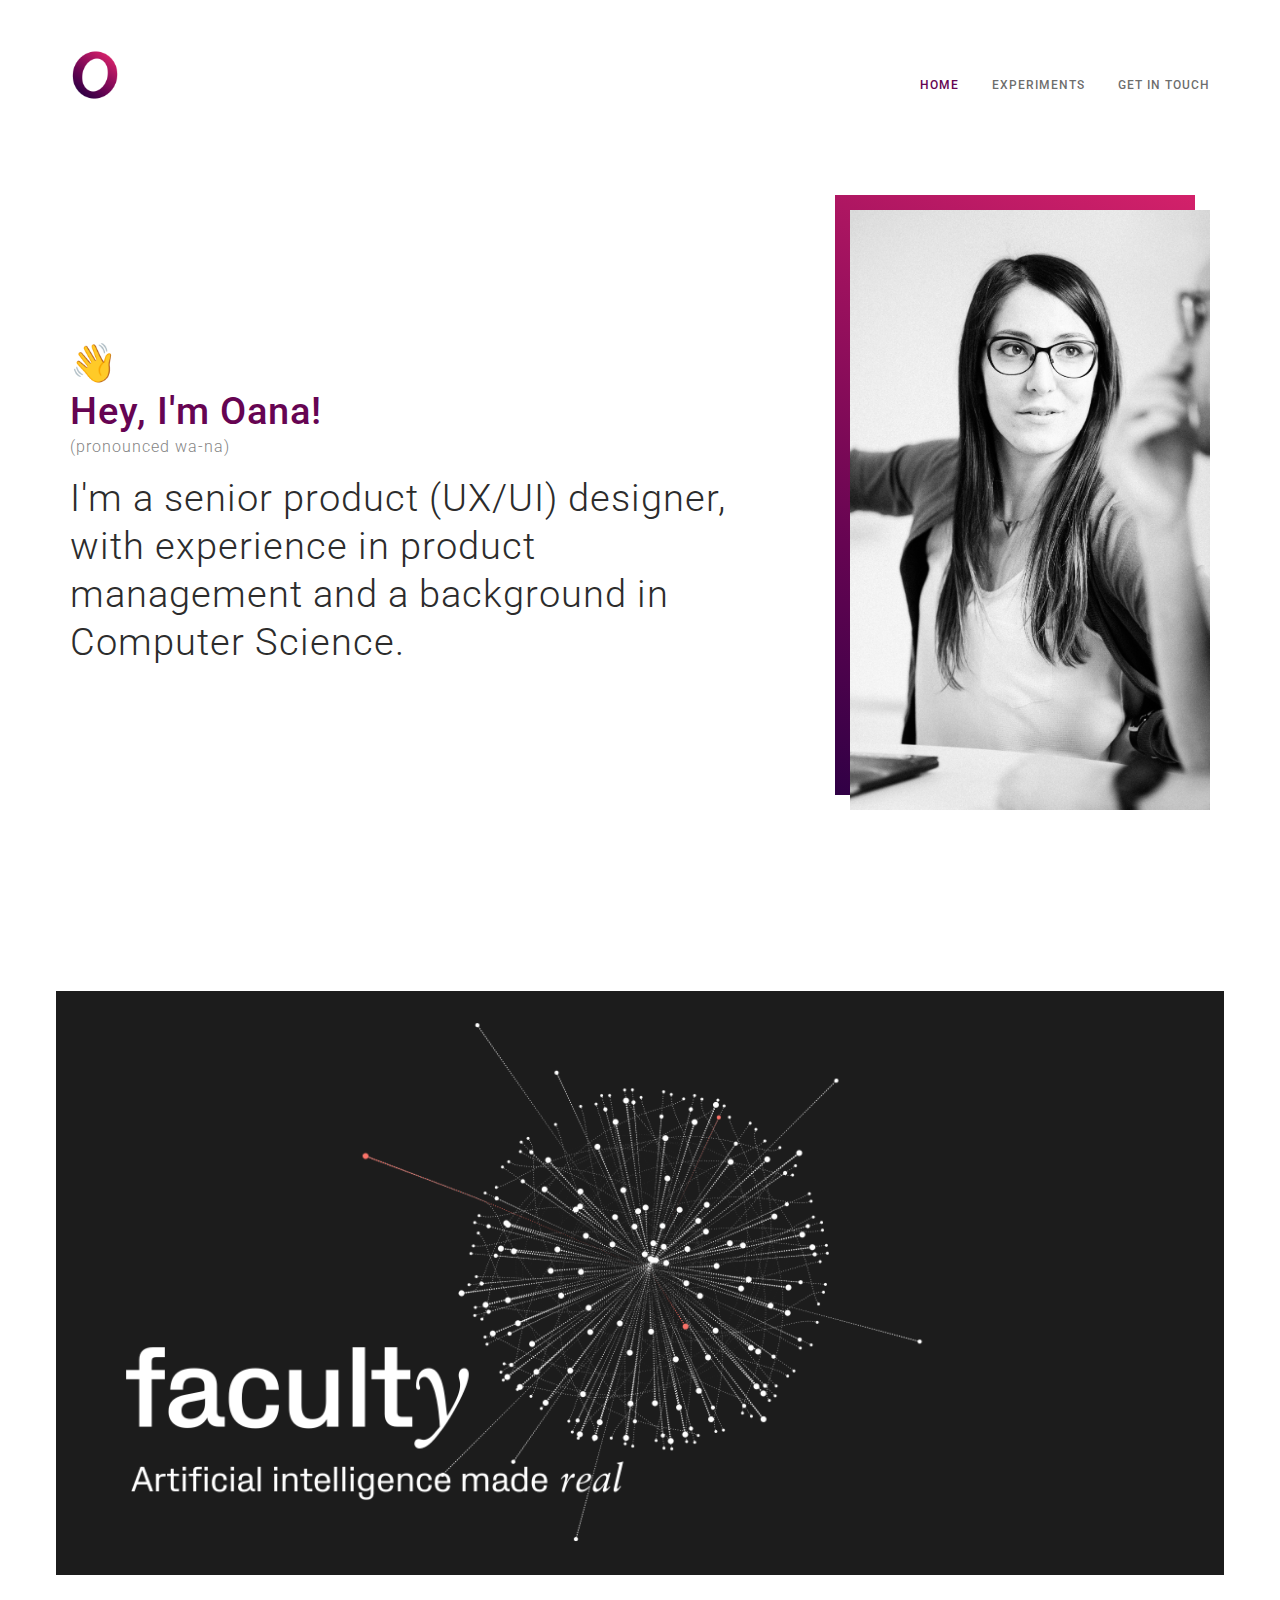
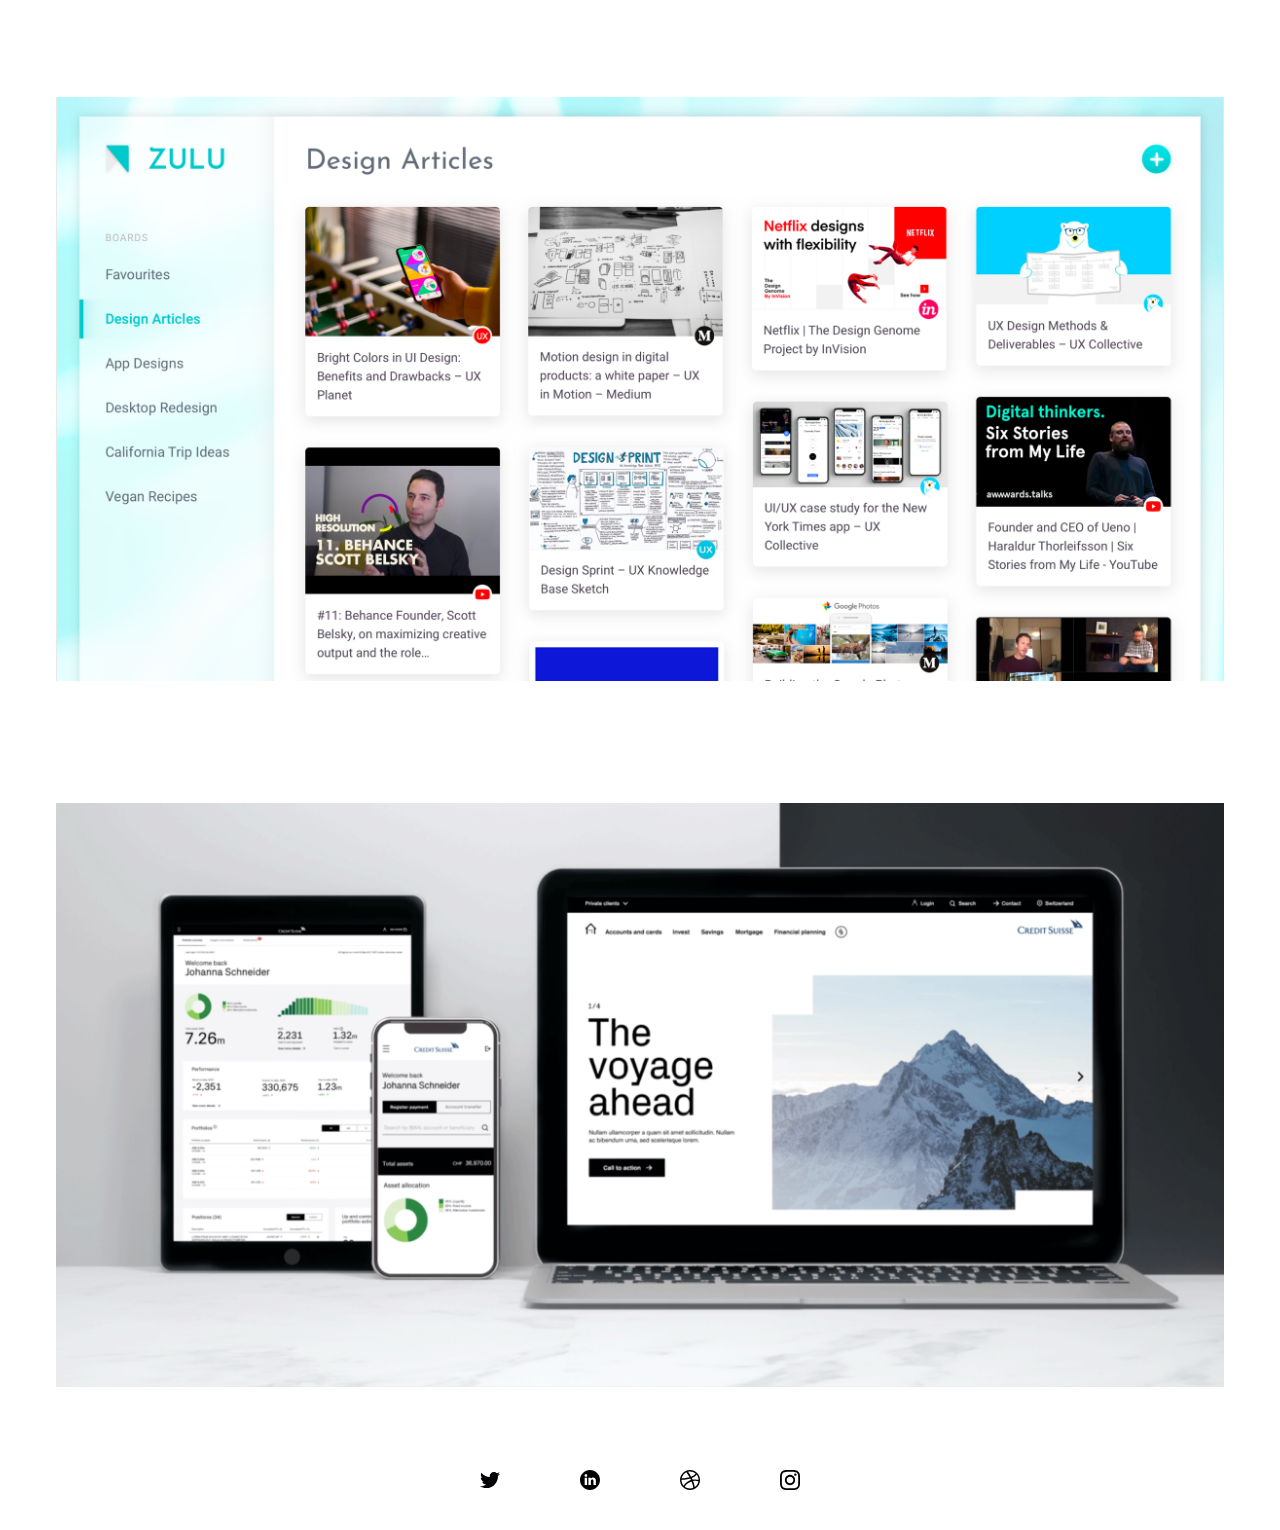
<file: index.html>
<!DOCTYPE html>
<html dir="ltr" lang="en-US">
    <head>
        
        <!-- Metas -->      
        <meta http-equiv="content-type" content="text/html; charset=utf-8" />
        <meta name="viewport" content="width=device-width, initial-scale=1.0">
        <meta name="author" content="CaliberThemes" />
        <meta charset="UTF-8">
        
        <!-- Links -->      
        <link rel="icon" type="image/png" href="images/favicon.png" />
        <link href="https://fonts.googleapis.com/css?family=Roboto:300,400,500,700" rel="stylesheet">
        <link href="css/bootstrap.css" rel="stylesheet" type="text/css"/>
        <link href="css/ionicons.css" rel="stylesheet" type="text/css"/>
        <link href="css/cubeportfolio.css" rel="stylesheet" type="text/css"/>
        <link href="css/owl.carousel.css" rel="stylesheet" type="text/css"/>
        <link href="style.css" rel="stylesheet" type="text/css"/>
        
        <!-- Document Title -->      
        <title> Oana - Senior Product Designer </title>
        
    </head>
    <body>
        <!-- Page Wrapper -->
        <div id="page-wrapper">

            <!-- Header -->
            <header id="header" class="standard">
                <div class="header-wrapper">
                    <div class="container">
                        <div id="logo">
                            <a href="index.html">
                                <img src="images/logo.png" alt="Logo"> 
                              
                            </a>
                        </div>
                        <span id="menu-trigger"><span></span></span>
                        <nav id="main-menu">
                            <ul>
                                <li><a href="index.html" class="active"><div>HOME</div></a>
                                </li>
                                <!-- <li><a href="about.html"><div>ABOUT ME</div></a>
                                </li> -->
                                <li><a href="experiments.html"><div>EXPERIMENTS</div></a>
                                </li>
                                <li><a href="mailto:hello@oana.design" target="_blank"><div>GET IN TOUCH</div></a>
                                </li>
                            </ul>
                        </nav>
                    </div>
                </div>
            </header>
            <!-- Header Ends -->

            <!-- Content Wrapper -->
            <div id="content-wrapper">

                <!-- Main Wrapper -->
                <div id="main-wrapper">
                    <div class="container">
                        <div class="row" id="main-page-header">
                            <div class="col-sm-8 col-xs-12">
                                <div class="page-title">
                                    <h1 class="heading">
                                        &#x1F44B;<br>
                                        <span style="color: #660452;font-weight:500">
                                            Hey, I'm Oana!
                                        </span>
                                        <p>(pronounced wa-na)</p>
                                        <span style="margin-top: 200px;">
                                            I'm a senior product (UX/UI) designer, with experience in product management and a background in Computer Science.
                                        </span>
                                    </h1>
                                    <!-- <br>
                                    <p> I currently bring human-centred design to data science and AI at <a href="https://faculty.ai/" target="_blank"> Faculty</a>. Previously, I was designing and managing e-trading and investment analytics platforms at <a href="https://www.credit-suisse.com/uk/en.html" target="_blank"> Credit Suisse</a>.
                                        <br><br>
                                        Complex, ill-defined problems are what get me up in the morning. I believe a strong design process and a collaborative, inter-disciplinary team produce the best solutions. Empathy is always the starting point. 
                                    </p> -->
                                </div>
                            </div>
                            <div class="col-sm-4 col-xs-12">
                                <div id="my-face-wrap">
                                    <img id="my-face" src="images/oana.jpg" alt="Oana"> 
                                </div>
                            </div>
                        </div>
                        <div class="row">
                            <!-- Portfolio Wrap -->
                            <div class="portfolio-wrap" style="width: 100%">                               
                                <!-- Portfolio Items -->
                                <div id="portfolio-container" class="cbp" data-layoutmode="grid" data-gaphorizontal="30" data-gapvertical="30" data-captionanimation="opacity" data-animationtype="quicksand" data-large-desktop="1" data-medium-desktop="1" data-tablet="1">
                                    <div class="cbp-item web-design first">
                                        <a href="https://faculty.ai/" class="lolcbp-caption" target="_blank">
                                            <div class="cbp-caption-defaultWrap">
                                                <img src="images/portfolio/faculty.png" alt="Faculty" />
                                            </div>
                                            <!-- <div class="cbp-caption-activeWrap">
                                                <div class="cbp-l-caption-alignLeft">
                                                    <div class="cbp-l-caption-body">
                                                        <div class="cbp-l-caption-title">Faculty - AI </div>
                                                        <div class="cbp-l-caption-desc">Branding</div>
                                                    </div>
                                                </div>
                                            </div> -->
                                        </a>
                                    </div>
                                    <div class="cbp-item branding">
                                        <a href="https://app.tryzulu.com/" class="lolcbp-caption" target="_blank">
                                            <div class="cbp-caption-defaultWrap">
                                                <img src="images/portfolio/zulu.png" alt="Zulu - Bookmarks Reimagined" />
                                            </div>
                                            <!-- <div class="cbp-caption-activeWrap">
                                                <div class="cbp-l-caption-alignLeft">
                                                    <div class="cbp-l-caption-body">
                                                        <div class="cbp-l-caption-title">Magazine</div>
                                                        <div class="cbp-l-caption-desc">Identity</div>
                                                    </div>
                                                </div>
                                            </div> -->
                                        </a>
                                    </div>
                                    <div class="cbp-item web-design">
                                        <a href="https://www.credit-suisse.com/uk/en.html" class="lolcbp-caption" target="_blank">
                                            <div class="cbp-caption-defaultWrap">
                                                <img src="images/portfolio/cs0.png" alt="Credit Suisse" />
                                            </div>
                                            <!-- <div class="cbp-caption-activeWrap">
                                                <div class="cbp-l-caption-alignLeft">
                                                    <div class="cbp-l-caption-body">
                                                        <div class="cbp-l-caption-title">Cardboard</div>
                                                        <div class="cbp-l-caption-desc">Branding</div>
                                                    </div>
                                                </div>
                                            </div> -->
                                        </a>
                                    </div>
                                </div>
                                <!-- Portfolio Items -->
                                
                            </div>
                            <!-- Portfolio Wrap Ends -->
                        </div>
                    </div>
                </div>    
                <!-- Main Wrapper Ends -->

                <!-- Footer -->
                <footer id="footer" class="standard">
                    <!-- <div class="container">
                        <div class="row">
                            <div class="col-xs-12 col-sm-6">
                                <div class="copyrights">
                                    <p>&COPY; 2016 Kraft</p>
                                </div>
                            </div>
                            <div class="col-xs-12 col-sm-12">
                                <div class="footer-socials">
                                    <a href="#">Twitter</a>
                                    <a href="#">Linkedin</a>
                                    <a href="#">Email</a>
                                    <a href="#">Dribbble</a>
                                </div>
                            </div>
                        </div>
                    </div> -->
                    <div class="container" style="display: flex; justify-content: center">
                        <!-- <div class="row" style="display: flex; justify-content: space-around; max-width: 600px;">
                            Let's connect!
                        </div> -->
                        <div class="row social" style="display: flex; justify-content: space-around; max-width: 600px;">
                           <div class="column" data-xl-width="1" data-valign="stretch">
                              <div class="content-wrapper">
                                 <div id="content_be4b2df60" class="column-content" data-module="image">
                                    <div class="ce-image" data-align="center"><a href="https://twitter.com/oana_design" target="_blank"><img class="is-content" src="images/social/twitter.svg" alt="Twitter" caption="" data-width="original" data-scaling="no"></a></div>
                                 </div>
                              </div>
                           </div>
                           <div class="column" data-xl-width="1">
                            <div class="content-wrapper">
                               <div id="content_34382802b" class="column-content" data-module="image">
                                  <div class="ce-image" data-align="center"><a href="https://www.linkedin.com/in/oana-bradulet/" target="_blank"><img class="is-content" src="images/social/linkedin.svg" alt="LinkedIn" caption="" data-width="original" data-scaling="no"></a></div>
                               </div>
                            </div>
                           </div>
                           <div class="column" data-xl-width="1">
                              <div class="content-wrapper">
                                 <div id="content_296a1b55c" class="column-content" data-module="image">
                                    <div class="ce-image" data-align="center"><a href="https://dribbble.com/oanabradulet" target="_blank"><img class="is-content" src="images/social/dribbble.svg" alt="Dribbble" caption="" data-width="original" data-scaling="no"></a></div>
                                 </div>
                              </div>
                           </div>
                           <div class="column" data-xl-width="1">
                              <div class="content-wrapper">
                                 <div id="content_fa5530211" class="column-content" data-module="image">
                                    <div class="ce-image" data-align="center"><a href="https://www.instagram.com/oanabradulet" target="_blank"><img class="is-content" src="images/social/instagram.svg" alt="Instagram" caption="" data-width="original" data-scaling="no"></a></div>
                                 </div>
                              </div>
                           </div>
                           
                        </div>
                     </div>
                </footer>
                <!-- Footer Ends -->

            </div>
            <!-- Content Wrapper Ends -->

        </div> 
        <!-- Page Wrapper Ends -->
        
        <!-- Scripts -->
        <script src="js/jquery-1.12.4.min.js"></script>
        <script src="js/superfish.js"></script>
        <script src="js/cubeportfolio.min.js"></script>
        <script src="js/owl.carousel.min.js"></script>
        <script src="js/main.js"></script>
        <!-- Scripts Ends -->
    </body>
</html>
</file>
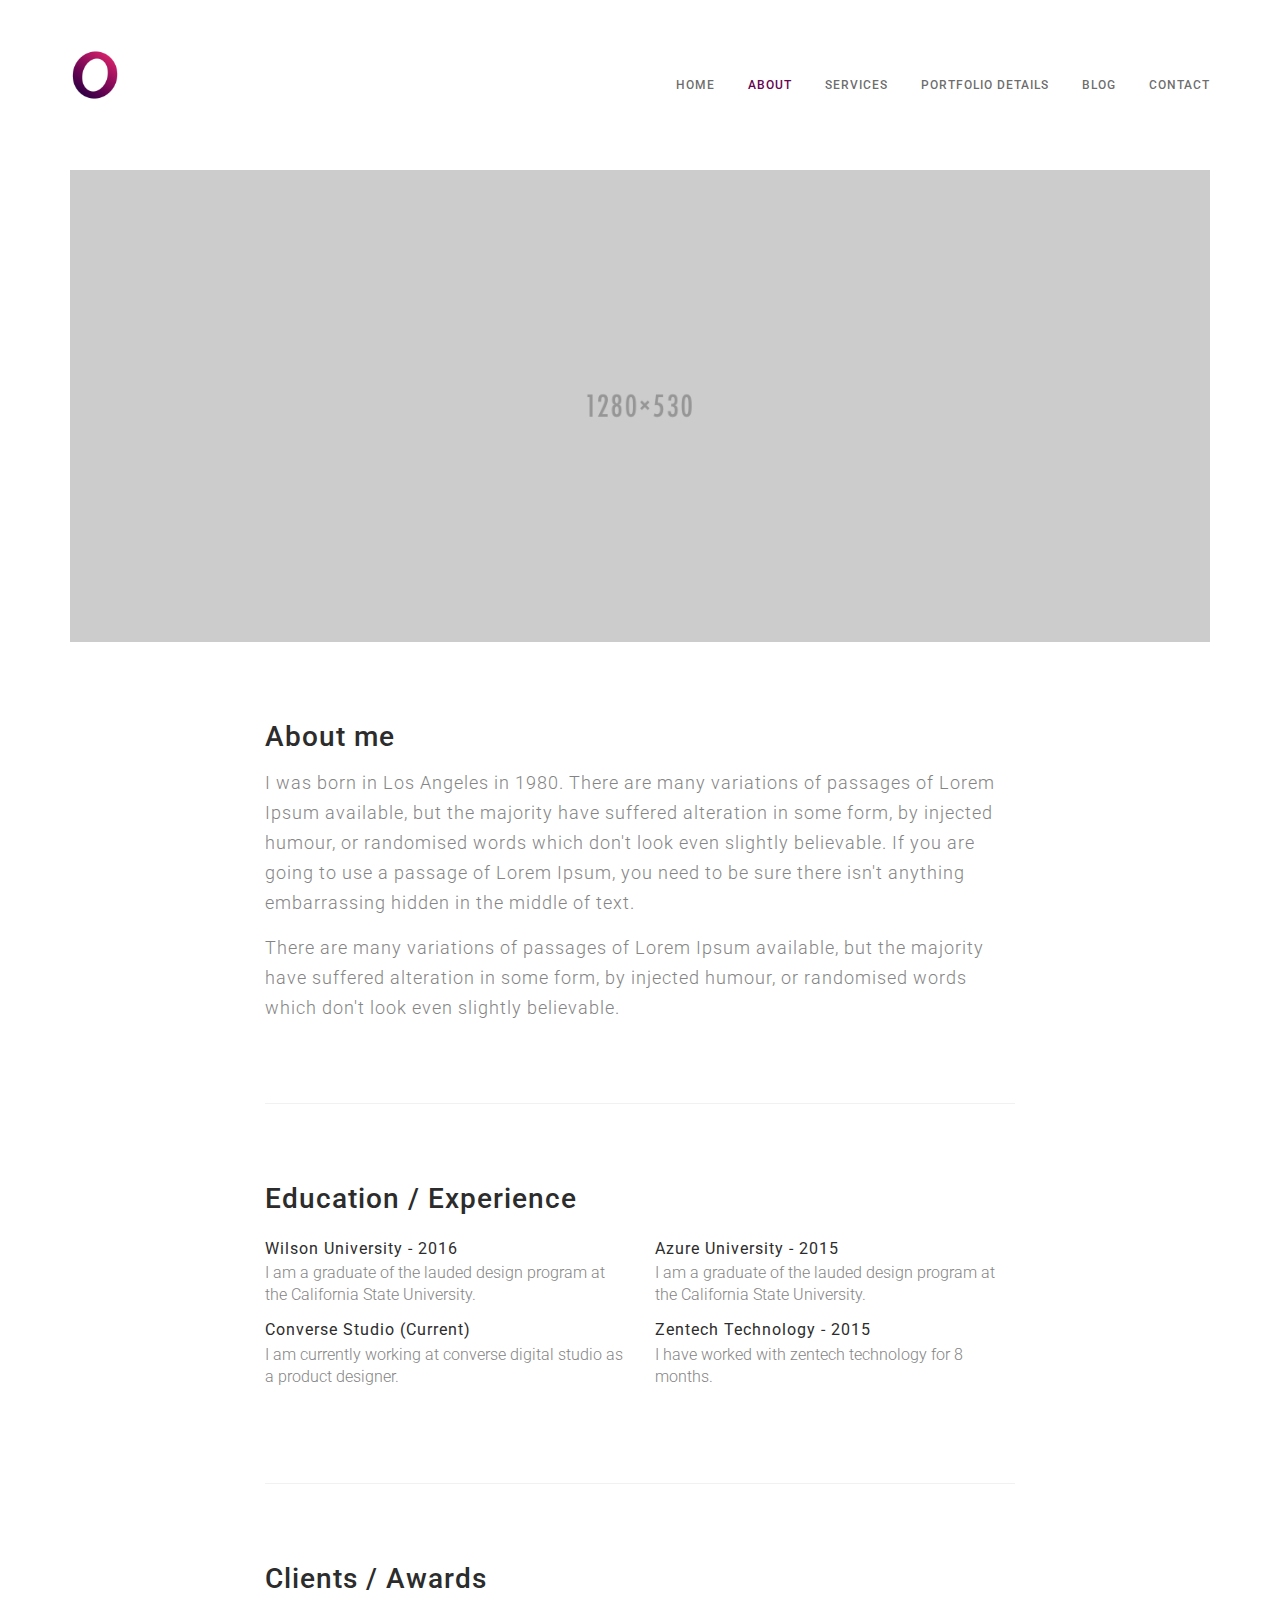
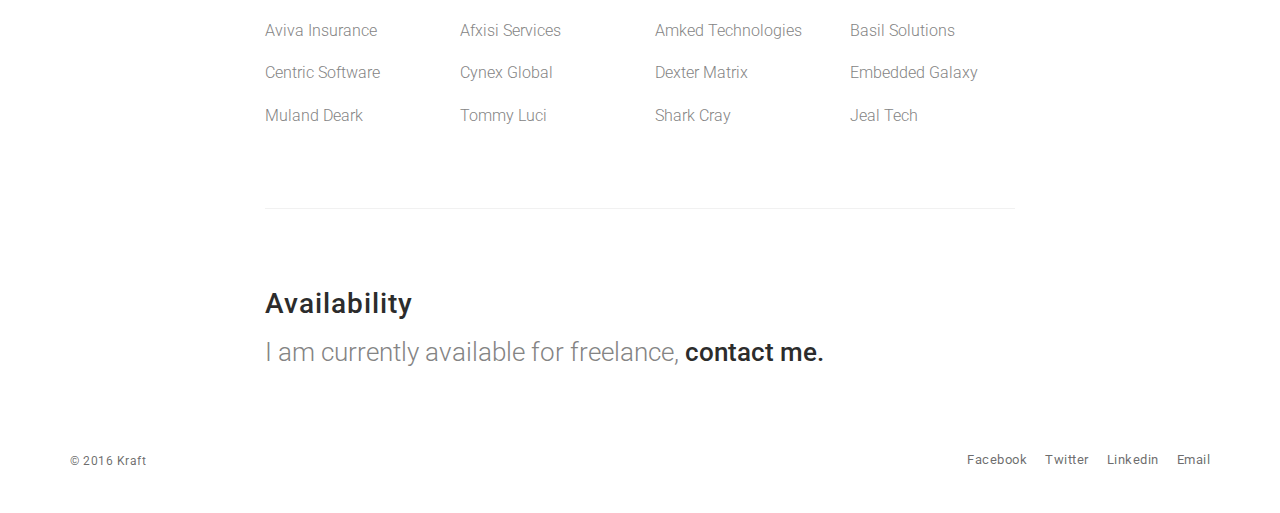
<file: about-1.html>
<!DOCTYPE html>
<html dir="ltr" lang="en-US">
    <head>
        
        <!-- Metas -->      
        <meta http-equiv="content-type" content="text/html; charset=utf-8" />
        <meta name="viewport" content="width=device-width, initial-scale=1.0">
        <meta name="author" content="CaliberThemes" />
        
        <!-- Links -->      
        <link rel="icon" type="image/png" href="images/favicon.png" />
        <link href="https://fonts.googleapis.com/css?family=Roboto:300,400,500,700" rel="stylesheet">
        <link href="css/bootstrap.css" rel="stylesheet" type="text/css"/>
        <link href="css/ionicons.css" rel="stylesheet" type="text/css"/>
        <link href="css/cubeportfolio.css" rel="stylesheet" type="text/css"/>
        <link href="css/owl.carousel.css" rel="stylesheet" type="text/css"/>
        <link href="style.css" rel="stylesheet" type="text/css"/>
        
        <!-- Document Title -->      
        <title>Kraft | Minimal Portfolio HTML5 Template</title>
        
    </head>
    <body>
        <!-- Page Wrapper -->
        <div id="page-wrapper">

            <!-- Header -->
            <header id="header" class="standard">
                <div class="header-wrapper">
                    <div class="container">
                        <div id="logo">
                            <a href="index.html">
                                <img src="images/logo.png" alt="Logo"> 
                            </a>
                        </div>
                        <span id="menu-trigger"><span></span></span>
                        <nav id="main-menu">
                            <ul>
                                <li><a href="index.html"><div>HOME</div></a>
                                    <ul>
                                        <li><a href="#"><div>MASONRY</div></a>
                                            <ul>
                                                <li><a href="portfolio-2-masonry.html"><div>TWO COLUMN</div></a></li>
                                                <li><a href="index.html"><div>THREE COLUMN</div></a></li>
                                            </ul>
                                        </li>
                                        <li><a href="#"><div>GRID</div></a>
                                            <ul>
                                                <li><a href="portfolio-2-grid.html"><div>TWO COLUMN</div></a></li>
                                                <li><a href="portfolio-3-grid.html"><div>THREE COLUMN</div></a></li>
                                                <li><a href="portfolio-4-grid.html"><div>FOUR COLUMN</div></a></li>
                                            </ul>
                                        </li>
                                        <li><a href="portfolio-masonry-caption.html">TEXT BELOW IMAGE</a></li>
                                        <li><a href="portfolio-mosaic.html">MOSAIC LAYOUT</a></li>
                                        <li><a href="portfolio-fullwidth-stack.html">FULLWIDTH STACK</a></li>
                                        <li><a href="portfolio-lightbox-gallery.html">LIGHTBOX GALLERY</a></li>
                                        <li><a href="#">SLIDER</a>
                                            <ul>
                                                <li><a href="portfolio-single-slider.html"><div>SINGLE IMAGE</div></a></li>
                                                <li><a href="portfolio-multi-slider.html"><div>MULTIPLE IMAGES</div></a></li>
                                            </ul>
                                        </li>
                                        <li><a href="#">LOAD MORE ITEMS</a>
                                            <ul>
                                                <li><a href="portfolio-loadmore.html"><div>ON CLICK</div></a></li>
                                                <li><a href="portfolio-loadmore-scroll.html"><div>ON SCROLL</div></a></li>
                                            </ul>
                                        </li>
                                    </ul>
                                </li>
                                <li><a href="#" class="active"><div>ABOUT</div></a>
                                    <ul>
                                        <li><a href="about.html"><div>ABOUT ME</div></a></li>
                                        <li><a href="about-1.html" class="active"><div>ABOUT ME - 1</div></a></li>
                                        <li><a href="about-us.html"><div>ABOUT US</div></a></li>
                                    </ul>
                                </li>
                                <li><a href="#"><div>SERVICES</div></a>
                                    <ul>
                                        <li><a href="services.html"><div>SERVICES</div></a></li>
                                        <li><a href="services-1.html"><div>SERVICES - 1</div></a></li>
                                    </ul>
                                </li>
                                <li><a href="#"><div>PORTFOLIO DETAILS</div></a>
                                    <ul>
                                        <li><a href="#"><div>DETAILS ON TOP</div></a>
                                            <ul>
                                                <li><a href="details-top-image.html"><div>IMAGES</div></a></li>
                                                <li><a href="details-top-gallery.html"><div>IMAGE GALLERY</div></a></li>
                                                <li><a href="details-top-slider.html"><div>IMAGE SLIDER</div></a></li>
                                                <li><a href="details-top-video.html"><div>VIDEOS</div></a></li>
                                            </ul>
                                        </li>
                                        <li><a href="#"><div>DETAILS ON RIGHT</div></a>
                                            <ul>
                                                <li><a href="details-right-image.html"><div>IMAGES</div></a></li>
                                                <li><a href="details-right-gallery.html"><div>IMAGE GALLERY</div></a></li>
                                                <li><a href="details-right-slider.html"><div>IMAGE SLIDER</div></a></li>
                                                <li><a href="details-right-video.html"><div>VIDEOS</div></a></li>
                                            </ul>
                                        </li>
                                        <li><a href="#"><div>DETAILS ON BOTTOM</div></a>
                                            <ul>
                                                <li><a href="details-bottom-image.html"><div>IMAGES</div></a></li>
                                                <li><a href="details-bottom-gallery.html"><div>IMAGE GALLERY</div></a></li>
                                                <li><a href="details-bottom-slider.html"><div>IMAGE SLIDER</div></a></li>
                                                <li><a href="details-bottom-video.html"><div>VIDEOS</div></a></li>
                                            </ul>
                                        </li>
                                        <li><a href="#"><div>DETAILS ON LEFT</div></a>
                                            <ul>
                                                <li><a href="details-left-image.html"><div>IMAGES</div></a></li>
                                                <li><a href="details-left-gallery.html"><div>IMAGE GALLERY</div></a></li>
                                                <li><a href="details-left-slider.html"><div>IMAGE SLIDER</div></a></li>
                                                <li><a href="details-left-video.html"><div>VIDEOS</div></a></li>
                                            </ul>
                                        </li>
                                    </ul>
                                </li>
                                <li><a href="blog.html"><div>BLOG</div></a></li>
                                <li><a href="#"><div>CONTACT</div></a>
                                    <ul>
                                        <li><a href="contact.html"><div>CONTACT</div></a></li>
                                        <li><a href="contact-2.html"><div>CONTACT (MAP)</div></a></li>
                                    </ul>
                                </li>
                            </ul>
                        </nav>
                    </div>
                </div>
            </header>
            <!-- Header Ends -->

            <!-- Content Wrapper -->
            <div id="content-wrapper">

                <!-- Main Wrapper -->
                <div id="main-wrapper">
                    <div class="container">
                        <div class="row">
                            <div class="col-sm-12 margin-top-50">
                                <img src="images/about/about-1.png" alt="" class="avatar-img no-padding-right">
                            </div>
                            
                            <div class="col-sm-12 col-md-offset-2 col-md-8 margin-top-80">
                                <h2 class="title">About me</h2>
                                <p class="body-text">I was born in Los Angeles in 1980. There are many variations of passages of Lorem Ipsum available, but the majority have suffered alteration in some form, by injected humour, or randomised words which don't look even slightly believable. If you are going to use a passage of Lorem Ipsum, you need to be sure there isn't anything embarrassing hidden in the middle of text. </p>
                                <p class="body-text">There are many variations of passages of Lorem Ipsum available, but the majority have suffered alteration in some form, by injected humour, or randomised words which don't look even slightly believable.</p>
                                <hr class="sep-line">
                            </div>
                                                       
                            <div class="col-sm-12 col-md-offset-2 col-md-8 no-padding-left no-padding-right">
                                <div class="col-sm-12">
                                    <h2 class="title margin-bottom-25">Education / Experience</h2>
                                </div>
                                <div class="col-sm-6 margin-bottom-15">
                                    <div class="desc-list">
                                        <h6>Wilson University - 2016</h6>
                                        <p>I am a graduate of the lauded design program at the California State University. </p>
                                    </div>
                                </div>
                                <div class="col-sm-6 margin-bottom-15">
                                    <div class="desc-list">
                                        <h6>Azure University - 2015</h6>
                                        <p>I am a graduate of the lauded design program at the California State University. </p>
                                    </div>
                                </div>
                                <div class="col-sm-6 margin-bottom-15">
                                    <div class="desc-list">
                                        <h6>Converse Studio (Current)</h6>
                                        <p>I am currently working at converse digital studio as a product designer.</p>
                                    </div>
                                </div>
                                <div class="col-sm-6">
                                    <div class="desc-list">
                                        <h6>Zentech Technology - 2015</h6>
                                        <p>I have worked with zentech technology for 8 months.</p>
                                    </div>
                                </div>
                                <div class="col-sm-12">
                                    <hr class="sep-line">
                                </div>
                            </div>
                                            
                            <div class="col-sm-12 col-md-offset-2 col-md-8 no-padding-left no-padding-right">
                                <div class="col-sm-12">
                                    <h2 class="title margin-bottom-5">Clients / Awards</h2>
                                </div>
                                <div class="col-xs-6 col-sm-3">
                                    <ul class="client-list">
                                        <li>Aviva Insurance</li>
                                        <li>Centric Software </li>
                                        <li>Muland Deark</li>
                                    </ul>
                                </div>
                                <div class="col-xs-6 col-sm-3">
                                    <ul class="client-list">
                                        <li>Afxisi Services</li>
                                        <li>Cynex Global</li>
                                        <li>Tommy Luci</li>
                                    </ul>
                                </div>
                                <div class="col-xs-6 col-sm-3">
                                    <ul class="client-list">
                                        <li>Amked Technologies</li>
                                        <li>Dexter Matrix</li>
                                        <li>Shark Cray</li>
                                    </ul>
                                </div>
                                <div class="col-xs-6 col-sm-3">
                                    <ul class="client-list">
                                        <li>Basil Solutions</li>
                                        <li>Embedded Galaxy</li>
                                        <li>Jeal Tech</li>
                                    </ul>
                                </div>
                            </div>

                            <div class="col-xs-12 col-md-offset-2 col-md-8">
                                <hr class="sep-line">
                            </div>
                            
                            <div class="col-sm-12 col-md-offset-2 col-md-8">
                                <h2 class="title">Availability</h2>
                                <div class="cta text-left">
                                    <h2>I am currently available for freelance, <a href="contact.html">contact me.</a></h2>
                                </div>
                            </div>
                            
                        </div>
                    </div>
                </div>    
                <!-- Main Wrapper Ends -->

                <!-- Footer -->
                <footer id="footer" class="standard">
                    <div class="container">
                        <div class="row">
                            <div class="col-xs-12 col-sm-6">
                                <div class="copyrights">
                                    <p>&COPY; 2016 Kraft</p>
                                </div>
                            </div>
                            <div class="col-xs-12 col-sm-6">
                                <div class="footer-socials">
                                    <a href="#">Facebook</a>
                                    <a href="#">Twitter</a>
                                    <a href="#">Linkedin</a>
                                    <a href="#">Email</a> 
                                </div>
                            </div>
                        </div>
                    </div>
                </footer>
                <!-- Footer Ends -->

            </div>
            <!-- Content Wrapper Ends -->

        </div> 
        <!-- Page Wrapper Ends -->
        
        <!-- Scripts -->
        <script src="js/jquery-1.12.4.min.js"></script>
        <script src="js/superfish.js"></script>
        <script src="js/cubeportfolio.min.js"></script>
        <script src="js/owl.carousel.min.js"></script>
        <script src="js/main.js"></script>
        <!-- Scripts Ends -->
    </body>
</html>
</file>
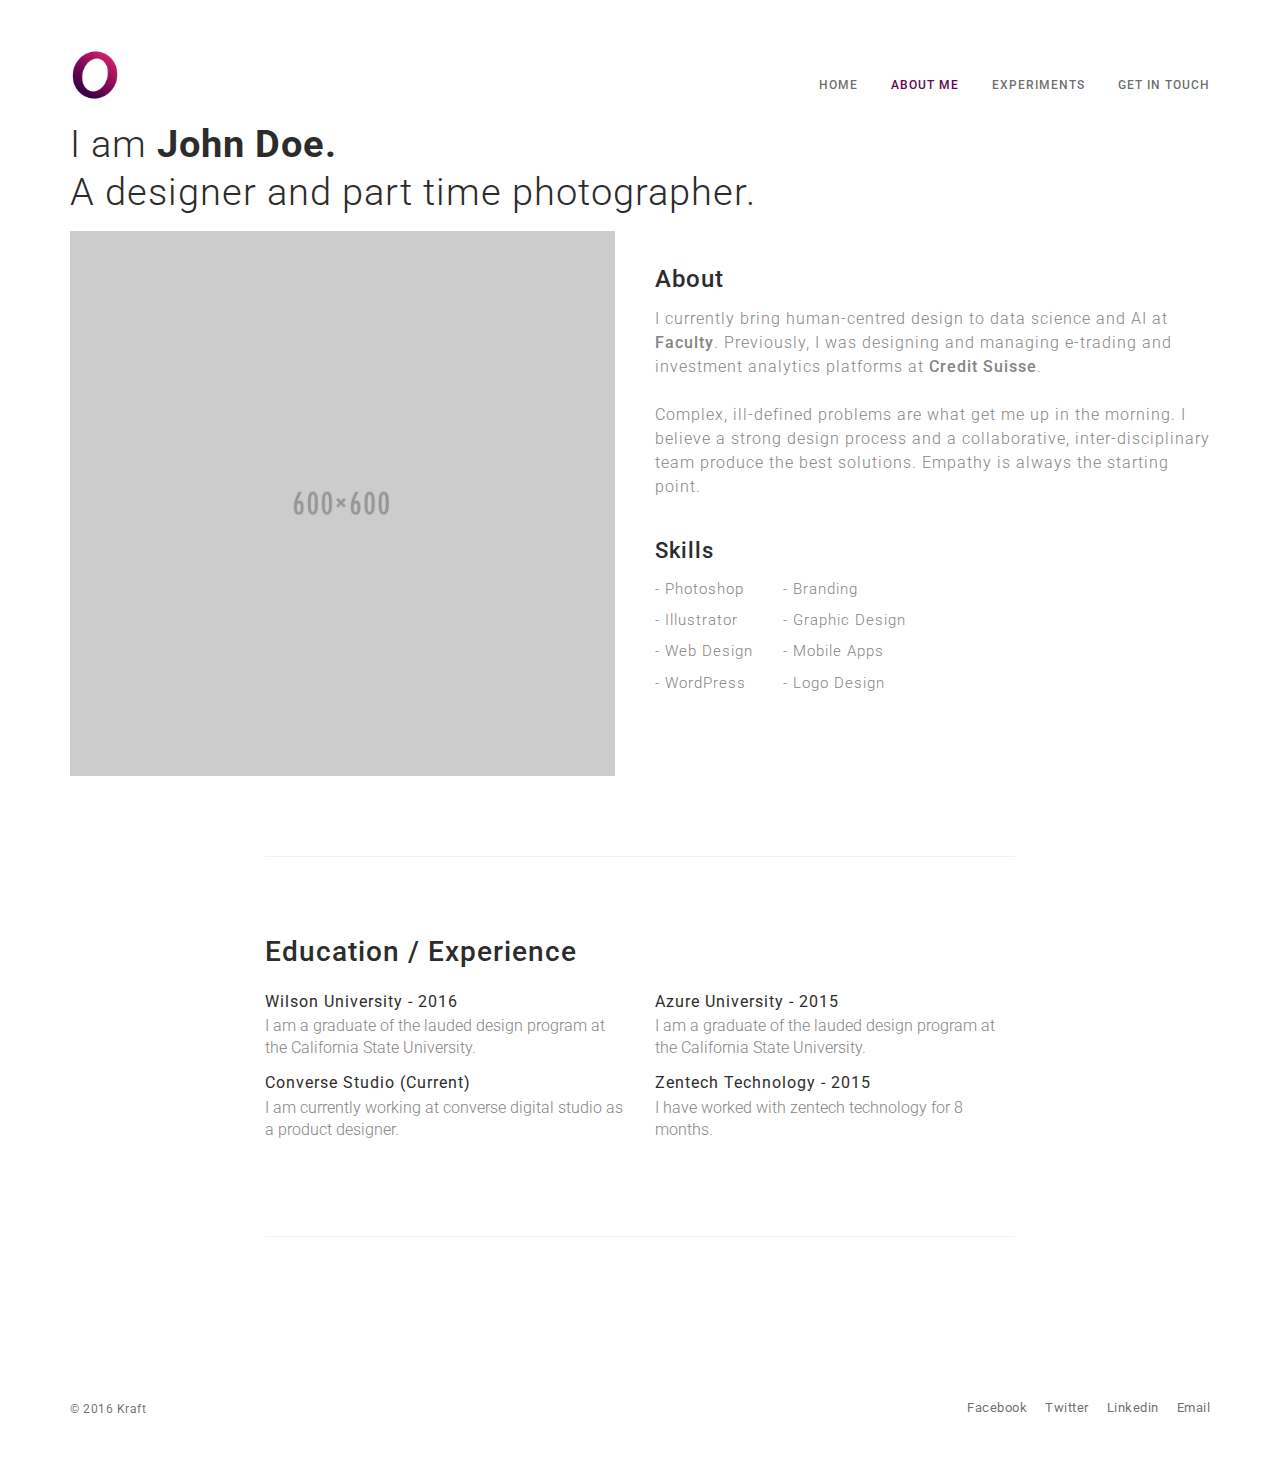
<file: about.html>
<!DOCTYPE html>
<html dir="ltr" lang="en-US">
    <head>
        
        <!-- Metas -->      
        <meta http-equiv="content-type" content="text/html; charset=utf-8" />
        <meta name="viewport" content="width=device-width, initial-scale=1.0">
        <meta name="author" content="CaliberThemes" />
        
        <!-- Links -->      
        <link rel="icon" type="image/png" href="images/favicon.png" />
        <link href="https://fonts.googleapis.com/css?family=Roboto:300,400,500,700" rel="stylesheet">
        <link href="css/bootstrap.css" rel="stylesheet" type="text/css"/>
        <link href="css/ionicons.css" rel="stylesheet" type="text/css"/>
        <link href="css/cubeportfolio.css" rel="stylesheet" type="text/css"/>
        <link href="css/owl.carousel.css" rel="stylesheet" type="text/css"/>
        <link href="style.css" rel="stylesheet" type="text/css"/>
        
        <!-- Document Title -->      
        <title>Kraft | Minimal Portfolio HTML5 Template</title>
        
    </head>
    <body>
        <!-- Page Wrapper -->
        <div id="page-wrapper">

            <!-- Header -->
            <header id="header" class="standard">
                <div class="header-wrapper">
                    <div class="container">
                        <div id="logo">
                            <a href="index.html">
                                <img src="images/logo.png" alt="Logo"> 
                            </a>
                        </div>
                        <span id="menu-trigger"><span></span></span>
                        <nav id="main-menu">
                            <ul>
                                <li><a href="index.html"><div>HOME</div></a>
                                </li>
                                <li><a href="about.html" class="active"><div>ABOUT ME</div></a>
                                </li>
                                <li><a href="experiments.html"><div>EXPERIMENTS</div></a>
                                </li>
                                <li><a href="mailto:hello@oana.design" target="_blank"><div>GET IN TOUCH</div></a>
                                </li>
                            </ul>
                        </nav>
                    </div>
                </div>
            </header>
            <!-- Header Ends -->

            <!-- Content Wrapper -->
            <div id="content-wrapper">

                <!-- Main Wrapper -->
                <div id="main-wrapper">
                    <div class="container">
                        <div class="row">
                            <div class="col-sm-12">
                                <div class="page-title">
                                    <h1 class="heading">I am <b>John Doe.</b><br>A designer and part time photographer.</h1>
                                </div>
                            </div>
                        </div>
                        <div class="row">
                            <div class="col-md-6 col-sm-12">
                                <img src="images/avatar.png" alt="Avatar" class="avatar-img">
                            </div>
                            <div class="col-md-6 col-sm-12 margin-top-35">
                                <h2>About</h2>
                                <p> I currently bring human-centred design to data science and AI at <a href="https://faculty.ai/" target="_blank"> Faculty</a>. Previously, I was designing and managing e-trading and investment analytics platforms at <a href="https://www.credit-suisse.com/uk/en.html" target="_blank"> Credit Suisse</a>.
                                    <br><br>
                                    Complex, ill-defined problems are what get me up in the morning. I believe a strong design process and a collaborative, inter-disciplinary team produce the best solutions. Empathy is always the starting point. 
                                </p>
                                <h3 class="margin-top-40">Skills</h3>
                                    <div class="lists clearfix">
                                        <ul>
                                            <li>Photoshop</li>
                                            <li>Illustrator</li>
                                            <li>Web Design</li>
                                            <li>WordPress</li>
                                        </ul>
                                        <ul>
                                            <li>Branding</li>
                                            <li>Graphic Design</li>
                                            <li>Mobile Apps</li>
                                            <li>Logo Design</li>
                                        </ul>
                                    </div>
                            </div>
                            
                            <!-- <div class="col-sm-12">
                                <hr class="sep-line">
                            </div> -->
                            <div class="col-sm-12 col-md-offset-2 col-md-8 no-padding-left no-padding-right">
                                <div class="col-sm-12">
                                    <hr class="sep-line">
                                </div>
                                <div class="col-sm-12">
                                    <h2 class="title margin-bottom-25">Education / Experience</h2>
                                </div>
                                <div class="col-sm-6 margin-bottom-15">
                                    <div class="desc-list">
                                        <h6>Wilson University - 2016</h6>
                                        <p>I am a graduate of the lauded design program at the California State University. </p>
                                    </div>
                                </div>
                                <div class="col-sm-6 margin-bottom-15">
                                    <div class="desc-list">
                                        <h6>Azure University - 2015</h6>
                                        <p>I am a graduate of the lauded design program at the California State University. </p>
                                    </div>
                                </div>
                                <div class="col-sm-6 margin-bottom-15">
                                    <div class="desc-list">
                                        <h6>Converse Studio (Current)</h6>
                                        <p>I am currently working at converse digital studio as a product designer.</p>
                                    </div>
                                </div>
                                <div class="col-sm-6">
                                    <div class="desc-list">
                                        <h6>Zentech Technology - 2015</h6>
                                        <p>I have worked with zentech technology for 8 months.</p>
                                    </div>
                                </div>
                                <div class="col-sm-12">
                                    <hr class="sep-line">
                                </div>
                            </div>
                        </div>
                    </div>
                </div>    
                <!-- Main Wrapper Ends -->

                <!-- Footer -->
                <footer id="footer" class="standard">
                    <div class="container">
                        <div class="row">
                            <div class="col-xs-12 col-sm-6">
                                <div class="copyrights">
                                    <p>&COPY; 2016 Kraft</p>
                                </div>
                            </div>
                            <div class="col-xs-12 col-sm-6">
                                <div class="footer-socials">
                                    <a href="#">Facebook</a>
                                    <a href="#">Twitter</a>
                                    <a href="#">Linkedin</a>
                                    <a href="#">Email</a> 
                                </div>
                            </div>
                        </div>
                    </div>
                </footer>
                <!-- Footer Ends -->

            </div>
            <!-- Content Wrapper Ends -->

        </div> 
        <!-- Page Wrapper Ends -->
        
        <!-- Scripts -->
        <script src="js/jquery-1.12.4.min.js"></script>
        <script src="js/superfish.js"></script>
        <script src="js/cubeportfolio.min.js"></script>
        <script src="js/owl.carousel.min.js"></script>
        <script src="js/main.js"></script>
        <!-- Scripts Ends -->
    </body>
</html>
</file>
<file: style.css>
/*-----------------------------------------------------------
    Theme Name: Kraft
    Theme URI: http://demo.caliberthemes.com/html/kraft/demo.html 
    Description: Minimal Portfolio Template
    Author: CaliberThemes
    Author URI: https://themeforest.net/user/caliberthemes
    Version: 1.3
-------------------------------------------------------------*/
/*-----------------------------------------------------------
    1  Basic
    2  Typography
    3  Helper 
    4  Header
    5  Contents
    6  Carousel  
    7  Button
    8  Portfolio
    9  Project Single
    10 Forms
    11 Contact & Address
    12 Blog
    13 Blog Single
    14 Comments
    15 Footer
    16 Responsive 
-------------------------------------------------------------*/
/*-----------------------------------------------------------
    Basic 
-------------------------------------------------------------*/
dl, dt, dd, ol, ul, li {
  margin: 0;
  padding: 0;
}

a {
  font-size: 12px;
  font-weight: 500;
  color: #2c2c2c;
  text-decoration: none;
  letter-spacing: 1px;
}
a:hover {
  color: rgba(44, 44, 44, 0.8);
  text-decoration: none;
}

img {
  max-width: 100%;
}

h1, h2, h3, h4, h5, h6 {
  color: #2c2c2c;
  margin-top: 0;
  margin-bottom: 15px;
  letter-spacing: 1px;
}

::selection {
  background: #2c2c2c;
  color: #fff;
  text-shadow: none;
}

::-moz-selection {
  background: #2c2c2c;
  color: #fff;
  text-shadow: none;
}

::-webkit-selection {
  background: #2c2c2c;
  color: #fff;
  text-shadow: none;
}

:active,
:focus {
  outline: none !important;
}

#my-face-wrap {
  position: relative;
}
#my-face-wrap:before {
  content: '';
  position: absolute;
  height: 100%;
  width: 100%;
  background-image: linear-gradient(25deg, #300045, #660452, #9c115e, #d3216a);
  left: -15px;
  top: -15px;
  z-index: -1;
}

#main-page-header {
  display: flex;
  align-items: center; 
  margin-top: 10vh;
}
@media only screen and (max-width: 768px) {
  #main-page-header {
    display: inline-block;
  }
  #main-page-header .page-title {
    margin-top: 0;
  }
  #my-face-wrap {
    margin-top: 30px;
  }
}

.portfolio-wrap {
  width: 100%;
}

.first .cbp-item-wrapper {
  margin-top: 20vh !important;
}
.cbp-item-wrapper {
  margin-top: 10vh !important;
}
.is-content {
  min-width: 20px;
  max-width: 20px;
}
/*-----------------------------------------------------------
    Typography 
-------------------------------------------------------------*/
body {
  font-family: 'Roboto', sans-serif;
}

h1 {
  font-size: 28px;
  font-weight: 500;
}
h1.heading {
  font-size: 38px;
  font-weight: 300;
  line-height: 48px;
}

h2 {
  font-size: 24px;
}
h2.title {
  font-size: 28px;
}

h3 {
  font-size: 22px;
}

h4 {
  font-size: 20px;
}

h5 {
  font-size: 18px;
}

h6 {
  font-size: 16px;
}

p {
  font-size: 16px;
  font-weight: 300;
  line-height: 24px;
  letter-spacing: 1px;
  color: #848484;
  margin-bottom: 15px;
}
p a{
  font-size: 16px;
  font-weight: 500;
  line-height: 24px;
  /* letter-spacing: 1px; */
  color: #848484;
  margin-bottom: 15px;
}
p.body-text {
  font-size: 18px;
  line-height: 30px;
}

li {
  font-size: 15px;
  font-weight: 300;
  color: #848484;
  margin-bottom: 10px;
  letter-spacing: 1px;
}

blockquote {
  font-weight: 500;
  font-size: 22px;
  color: #2c2c2c;
  letter-spacing: 1px;
  border-left-width: 3px;
  padding: 20px 30px;
  background: #f8f8f8;
}

/*-----------------------------------------------------------
    Helper Classes 
-------------------------------------------------------------*/
.no-padding-left {
  padding-left: 0 !important;
}

.no-padding-right {
  padding-right: 0 !important;
}

.no-margin-top {
  margin-top: 0 !important;
}

.no-margin-bottom {
  margin-bottom: 0 !important;
}

.margin-top-5 {
  margin-top: 5px !important;
}

.margin-top-10 {
  margin-top: 10px !important;
}

.margin-top-15 {
  margin-top: 15px !important;
}

.margin-top-20 {
  margin-top: 20px !important;
}

.margin-top-25 {
  margin-top: 25px !important;
}

.margin-top-30 {
  margin-top: 30px !important;
}

.margin-top-35 {
  margin-top: 35px !important;
}

.margin-top-40 {
  margin-top: 40px !important;
}

.margin-top-45 {
  margin-top: 45px !important;
}

.margin-top-50 {
  margin-top: 50px !important;
}

.margin-top-55 {
  margin-top: 55px !important;
}

.margin-top-60 {
  margin-top: 60px !important;
}

.margin-top-65 {
  margin-top: 65px !important;
}

.margin-top-70 {
  margin-top: 70px !important;
}

.margin-top-75 {
  margin-top: 75px !important;
}

.margin-top-80 {
  margin-top: 80px !important;
}

.margin-top-85 {
  margin-top: 85px !important;
}

.margin-top-90 {
  margin-top: 95px !important;
}

.margin-top-95 {
  margin-top: 95px !important;
}

.margin-top-100 {
  margin-top: 100px !important;
}

.margin-bottom-5 {
  margin-bottom: 5px !important;
}

.margin-bottom-10 {
  margin-bottom: 10px !important;
}

.margin-bottom-15 {
  margin-bottom: 15px !important;
}

.margin-bottom-20 {
  margin-bottom: 20px !important;
}

.margin-bottom-25 {
  margin-bottom: 25px !important;
}

.margin-bottom-30 {
  margin-bottom: 30px !important;
}

.margin-bottom-35 {
  margin-bottom: 35px !important;
}

.margin-bottom-40 {
  margin-bottom: 40px !important;
}

.margin-bottom-45 {
  margin-bottom: 45px !important;
}

.margin-bottom-50 {
  margin-bottom: 50px !important;
}

.margin-bottom-55 {
  margin-bottom: 55px !important;
}

.margin-bottom-60 {
  margin-bottom: 60px !important;
}

.margin-bottom-65 {
  margin-bottom: 65px !important;
}

.margin-bottom-70 {
  margin-bottom: 70px !important;
}

.margin-bottom-75 {
  margin-bottom: 75px !important;
}

.margin-bottom-80 {
  margin-bottom: 80px !important;
}

.margin-bottom-85 {
  margin-bottom: 85px !important;
}

.margin-bottom-90 {
  margin-bottom: 90px !important;
}

.margin-bottom-95 {
  margin-bottom: 95px !important;
}

.margin-bottom-100 {
  margin-bottom: 100px !important;
}

.text-left {
  text-align: left !important;
}

.text-right {
  text-align: right !important;
}

.text-center {
  text-align: center !important;
}

/*-----------------------------------------------------------
    Header
-------------------------------------------------------------*/
#header.standard {
  padding-top: 50px;
}
#header.standard .header-wrapper {
  position: relative;
}
#header.standard .header-wrapper #logo {
  float: left;
}
#header.standard .header-wrapper #logo a {
  font-size: 26px;
  font-weight: 600;
  color: #2c2c2c;
  letter-spacing: 1px;
  display: block;
}
#header.standard .header-wrapper #logo a img {
  max-height: 50px;
}
#header.standard .header-wrapper #logo a:hover {
  text-decoration: none;
}
#header.standard .header-wrapper #menu-trigger {
  position: absolute;
  display: none;
  right: 15px;
  top: 22px;
  cursor: pointer;
}
#header.standard .header-wrapper #menu-trigger span {
  display: inline-block;
  position: relative;
}
#header.standard .header-wrapper #menu-trigger span:before, #header.standard .header-wrapper #menu-trigger span:after {
  content: '';
  position: absolute;
}
#header.standard .header-wrapper #menu-trigger span:before {
  top: -8px;
}
#header.standard .header-wrapper #menu-trigger span:after {
  top: 8px;
}
#header.standard .header-wrapper #menu-trigger span:before, #header.standard .header-wrapper #menu-trigger span:after, #header.standard .header-wrapper #menu-trigger span {
  background-color: #333;
  width: 25px;
  height: 2px;
  -webkit-transition: .3s all;
  -o-transition: .3s all;
  transition: .3s all;
}
#header.standard .header-wrapper #menu-trigger.open span {
  background-color: transparent;
}
#header.standard .header-wrapper #menu-trigger.open span:before {
  -webkit-transform: translateY(8px) rotateZ(-45deg);
  -moz-transform: translateY(8px) rotateZ(-45deg);
  -ms-transform: translateY(8px) rotateZ(-45deg);
  -o-transform: translateY(8px) rotateZ(-45deg);
  transform: translateY(8px) rotateZ(-45deg);
}
#header.standard .header-wrapper #menu-trigger.open span:after {
  -webkit-transform: translateY(-8px) rotateZ(45deg);
  -moz-transform: translateY(-8px) rotateZ(45deg);
  -ms-transform: translateY(-8px) rotateZ(45deg);
  -o-transform: translateY(-8px) rotateZ(45deg);
  transform: translateY(-8px) rotateZ(45deg);
}
#header.standard .header-wrapper #main-menu {
  float: right;
}
#header.standard .header-wrapper #main-menu ul li {
  list-style-type: none;
  margin-bottom: 0;
}
#header.standard .header-wrapper #main-menu ul li ul {
  display: none;
}
#header.standard .header-wrapper #main-menu ul li a {
  letter-spacing: 1px;
  display: block;
  -webkit-transition: .3s all;
  -o-transition: .3s all;
  transition: .3s all;
}
#header.standard .header-wrapper #main-menu ul li a:hover {
  text-decoration: none;
}
#header.standard .header-wrapper #main-menu > ul > li {
  display: inline-block;
  margin-left: 30px;
  position: relative;
}
#header.standard .header-wrapper #main-menu > ul > li > a {
  color: rgba(44, 44, 44, 0.7);
  line-height: 70px;
}
#header.standard .header-wrapper #main-menu > ul > li > a.active {
  color: #660452;
}
#header.standard .header-wrapper #main-menu > ul > li:hover > a {
  color: #660452;
}
#header.standard .header-wrapper #main-menu > ul > li .level-two, #header.standard .header-wrapper #main-menu > ul > li .level-three {
  position: absolute;
  z-index: 10;
  width: 170px;
}
#header.standard .header-wrapper #main-menu > ul > li .level-two a, #header.standard .header-wrapper #main-menu > ul > li .level-three a {
  color: #848484;
  padding: 12px 15px;
  font-size: 11px;
  font-weight: 400;
}
#header.standard .header-wrapper #main-menu > ul > li .level-two a:hover, #header.standard .header-wrapper #main-menu > ul > li .level-two a.active, #header.standard .header-wrapper #main-menu > ul > li .level-three a:hover, #header.standard .header-wrapper #main-menu > ul > li .level-three a.active {
  background-color: rgba(40, 40, 40, 0.8);
  color: #cecece;
}
#header.standard .header-wrapper #main-menu > ul > li .level-two li, #header.standard .header-wrapper #main-menu > ul > li .level-three li {
  border-bottom: 1px solid rgba(132, 132, 132, 0.1);
}
#header.standard .header-wrapper #main-menu > ul > li .level-two > li:hover > a, #header.standard .header-wrapper #main-menu > ul > li .level-three > li:hover > a {
  background: #2d2d2d;
  color: #cecece;
}
#header.standard .header-wrapper #main-menu > ul > li .level-two {
  background-color: #232323;
}
#header.standard .header-wrapper #main-menu > ul > li .level-two.invert-dropdown {
  right: 0;
}
#header.standard .header-wrapper #main-menu > ul > li .level-two > li {
  position: relative;
}
#header.standard .header-wrapper #main-menu > ul > li .level-two .level-three {
  background-color: #232323;
  top: 0;
  left: 170px;
}
#header.standard .header-wrapper #main-menu > ul > li .level-two .level-three.invert-dropdown {
  left: -170px;
}

/*-----------------------------------------------------------
    Contents 
-------------------------------------------------------------*/
.page-title {
  padding-right: 60px;
}
.page-title.has-description {
  margin-bottom: 30px;
}
.page-title.has-description h1 {
  margin-bottom: 10px;
}

.lists ul {
  list-style-type: none;
  float: left;
  margin-right: 30px;
}
.lists ul:last-of-type {
  margin-right: 0;
}
.lists ul li:before {
  content: '-';
  margin-right: 5px;
}

.avatar-img {
  padding-right: 10px;
  width: 100%;
}

.sep-line {
  border-top-color: #f1f1f1;
  margin-top: 80px;
  margin-bottom: 80px;
}

.content-box {
  margin-bottom: 40px;
}
.content-box h4 small {
  font-size: 13px;
  font-weight: 300;
  margin-bottom: 8px;
  color: #848484;
  display: block;
}
.content-box p {
  font-size: 16px;
  line-height: 24px;
  width: 85%;
  margin-bottom: 0;
}

.team-member {
  padding-bottom: 25px;
}
.team-member .member-avatar {
  margin-bottom: 30px;
}
.team-member .member-avatar img {
  width: 100%;
}
.team-member .member-info h6 {
  margin-bottom: 7px;
  text-align: center;
}
.team-member .member-info h6 .member-title {
  font-size: 16px;
  font-weight: 400;
  letter-spacing: 0;
  color: #2c2c2c;
}
.team-member .member-info h6 .member-title:after {
  content: '-';
  color: #848484;
  display: inline-block;
  margin: 0 7px;
}
.team-member .member-info h6 .member-position {
  font-size: 14px;
  font-weight: 300;
  color: #848484;
  display: inline-block;
  letter-spacing: 0;
}
.team-member .member-info .member-socials {
  text-align: center;
  list-style-type: none;
}
.team-member .member-info .member-socials li {
  display: inline-block;
  margin: 0 5px;
}
.team-member .member-info .member-socials li a {
  font-size: 13px;
  font-weight: 300;
  color: rgba(132, 132, 132, 0.7);
  letter-spacing: 0;
}
.team-member .member-info .member-socials li a:hover {
  color: #848484;
}

.client-list {
  list-style-type: none;
}
.client-list li, .client-list li a {
  font-size: 16px;
  font-weight: 300;
  letter-spacing: 0;
  margin-top: 20px;
  margin-bottom: 0;
  color: #848484;
}
.client-list li a:hover {
  color: #2c2c2c;
}

.cta {
  text-align: center;
}
.cta h2 {
  margin-bottom: 0;
}
.cta h2, .cta h2 a {
  font-size: 26px;
  line-height: 34px;
  letter-spacing: 0;
  font-weight: 300;
  color: #848484;
  display: inline-block;
}
.cta h2 a {
  color: #2c2c2c;
  font-weight: 500;
}
.cta h2 a:hover {
  opacity: .9;
}

.img-box {
  margin-bottom: 40px;
}
.img-box .box-thumb img {
  width: 100%;
}
.img-box .box-content h4 {
  margin-top: 35px;
}
.img-box .box-content p {
  line-height: 26px;
  margin-bottom: 30px;
}
.img-box.horizontal .box-thumb, .img-box.horizontal .box-content {
  width: 50%;
}
.img-box.horizontal .box-thumb {
  float: left;
}
.img-box.horizontal .box-content {
  display: inline-block;
  padding-left: 30px;
}
.img-box.horizontal .box-content h4 {
  margin-top: 30px;
}

.desc-list h6 {
  margin-bottom: 5px;
  font-weight: 400;
}
.desc-list p {
  line-height: 22px;
  letter-spacing: 0;
  margin-bottom: 0;
}

/*-----------------------------------------------------------
    Carousel
-------------------------------------------------------------*/
.kraft-carousel .owl-nav {
  display: none;
}
.kraft-carousel .owl-dots {
  padding-bottom: 15px;
  position: absolute;
  width: 100%;
  bottom: 0;
  margin-top: 0;
}
.kraft-carousel .owl-dots .owl-dot span {
  background-color: #2c2c2c;
  opacity: .4;
  margin: 0 7px;
  width: 14px;
  height: 14px;
  border-radius: 0;
}
.kraft-carousel .owl-dots .owl-dot span:hover {
  background-color: #2c2c2c;
  opacity: 1;
}
.kraft-carousel .owl-dots .owl-dot.active span {
  background-color: #2c2c2c;
  opacity: 1;
}

/*-----------------------------------------------------------
    Button
-------------------------------------------------------------*/
.button a {
  font-size: 13px;
  color: #2c2c2c;
  border: 1px solid #2c2c2c;
  padding: 8px 16px;
  display: inline-block;
  -webkit-transition: all .3s ease;
  -moz-transition: all .3s ease;
  transition: all .3s ease;
}
.button a:hover {
  text-decoration: none;
  background: #2c2c2c;
  color: #fff;
}
.button.solid a {
  background: #2c2c2c;
  color: #fff;
}
.button.solid a:hover {
  background: #3e3e3e;
}

/*-----------------------------------------------------------
    Portfolio
-------------------------------------------------------------*/
.portfolio-wrap .cbp-l-filters-text {
  padding: 0;
  margin-bottom: 10px;
}
.portfolio-wrap .cbp-l-filters-text .cbp-filter-item {
  font-family: 'Roboto';
  padding: 0;
  letter-spacing: 1px;
  line-height: normal;
  color: #848484;
  margin-left: 10px;
  margin-right: 10px;
}
.portfolio-wrap .cbp-l-filters-text .cbp-filter-item.cbp-filter-item-active, .portfolio-wrap .cbp-l-filters-text .cbp-filter-item:hover {
  color: #2c2c2c;
}
.portfolio-wrap .cbp-l-filters-text.text-left .cbp-filter-item {
  margin-left: 0;
  margin-right: 20px;
}
.portfolio-wrap .cbp-l-filters-text.text-right .cbp-filter-item {
  margin-left: 20px;
  margin-right: 0;
}
.portfolio-wrap .cbp-l-caption-title {
  font-family: 'Roboto';
  font-size: 20px;
  font-weight: 500;
  color: rgba(255, 255, 255, 0.9);
  margin-bottom: 7px;
  letter-spacing: 1px;
}
.portfolio-wrap .cbp-l-caption-desc {
  font-family: 'Roboto';
  font-size: 14px;
  font-weight: 300;
  color: rgba(255, 255, 255, 0.8);
  letter-spacing: 1px;
}
.portfolio-wrap .load-more {
  margin-top: 50px;
}
.portfolio-wrap .load-more.scroll {
  position: absolute;
  visibility: hidden;
}
.portfolio-wrap .cbp-mode-slider .cbp-wrapper, .portfolio-wrap .cbp-mode-slider .cbp-item {
  transition-duration: 2s;
}
.portfolio-wrap .cbp-mode-slider .cbp-l-grid-agency-title, .portfolio-wrap .cbp-mode-slider .cbp-l-grid-agency-desc {
  text-align: center;
}
.portfolio-wrap #portfolio-slider .cbp-nav-controls {
  top: 50%;
  transform: translateY(-50%);
  width: 100%;
}
.portfolio-wrap #portfolio-slider .cbp-nav-next, .portfolio-wrap #portfolio-slider .cbp-nav-prev {
  height: 30px;
  width: auto;
  padding: 0 15px;
  border: 1px solid #2c2c2c;
  background: transparent;
  border-radius: 0;
}
.portfolio-wrap #portfolio-slider .cbp-nav-next:after, .portfolio-wrap #portfolio-slider .cbp-nav-prev:after {
  font-family: 'ionicons';
  color: #2c2c2c;
  background: none;
  line-height: 11px;
  font-size: 17px;
}
.portfolio-wrap #portfolio-slider .cbp-nav-next:hover, .portfolio-wrap #portfolio-slider .cbp-nav-prev:hover {
  opacity: 1;
  background: #2c2c2c;
}
.portfolio-wrap #portfolio-slider .cbp-nav-next:hover:after, .portfolio-wrap #portfolio-slider .cbp-nav-prev:hover:after {
  color: #fff;
}
.portfolio-wrap #portfolio-slider .cbp-nav-next {
  float: right;
  right: 20px;
}
.portfolio-wrap #portfolio-slider .cbp-nav-next:after {
  content: '\f3d3';
}
.portfolio-wrap #portfolio-slider .cbp-nav-prev {
  float: left;
  left: 20px;
}
.portfolio-wrap #portfolio-slider .cbp-nav-prev:after {
  content: '\f3d2';
}
.portfolio-wrap #portfolio-slider.single-project .cbp-nav-controls {
  display: none;
}
.portfolio-wrap #portfolio-slider.single-project .cbp-nav-pagination {
  bottom: -40px;
}
.portfolio-wrap #portfolio-slider.single-project .cbp-nav-pagination-item {
  background: #2c2c2c;
  opacity: .4;
  width: 14px;
  height: 14px;
  margin: 0 6px;
}
.portfolio-wrap #portfolio-slider.single-project .cbp-nav-pagination-active {
  background: #2c2c2c;
  opacity: 1;
}
.portfolio-wrap #portfolio-slider.single-project .slider-project-details {
  position: absolute;
  z-index: 10;
  top: 0;
  width: 100%;
  height: 100%;
  background: rgba(0, 0, 0, 0.9);
  opacity: 0;
  transition: opacity 1s ease;
}
.portfolio-wrap #portfolio-slider.single-project .slider-project-details .sp-title, .portfolio-wrap #portfolio-slider.single-project .slider-project-details .sp-link {
  position: absolute;
  bottom: 40px;
  opacity: 0;
  transition: opacity 1.8s ease;
}
.portfolio-wrap #portfolio-slider.single-project .slider-project-details .sp-title {
  font-size: 32px;
  font-weight: 400;
  color: #fff;
  letter-spacing: normal;
  left: 40px;
  margin: 0;
}
.portfolio-wrap #portfolio-slider.single-project .slider-project-details .sp-link {
  font-size: 20px;
  font-weight: 400;
  color: #fff;
  opacity: .5;
  right: 40px;
}
.portfolio-wrap #portfolio-slider.single-project .slider-project-details .sp-link:hover {
  opacity: 1;
}
.portfolio-wrap #portfolio-slider.single-project .slider-project-details:hover {
  opacity: 1;
}
.portfolio-wrap #portfolio-slider.single-project .slider-project-details:hover .sp-title, .portfolio-wrap #portfolio-slider.single-project .slider-project-details:hover .sp-link {
  opacity: 1;
}
.portfolio-wrap #portfolio-slider.multiple-projects .cbp-nav-controls {
  opacity: 0;
  transition: opacity .8s ease;
}
.portfolio-wrap #portfolio-slider.multiple-projects .cbp-nav-pagination {
  display: none;
}
.portfolio-wrap #portfolio-slider.multiple-projects:hover .cbp-nav-controls {
  opacity: 1;
}
.portfolio-wrap [data-captionanimation="opacity"] .cbp-l-caption-title {
  color: #2c2c2c;
}
.portfolio-wrap [data-captionanimation="opacity"] .cbp-l-caption-desc {
  color: #848484;
}

.cbp:after, .cbp-lazyload:after, .cbp-popup-loadingBox:after {
  border-right-color: #2c2c2c;
  border-bottom-color: #363636;
  border-left-color: #404040;
  border-top-color: #d3d3d3;
}

.cbp-popup-lightbox-title {
  font-size: 14px;
  font-weight: 300;
}

.cbp-popup-lightbox-title, .cbp-popup-lightbox-counter {
  font-family: 'Roboto';
  letter-spacing: 1px;
}

.cbp-popup-lightbox .cbp-popup-next, .cbp-popup-lightbox .cbp-popup-prev, .cbp-popup-lightbox .cbp-popup-close {
  background-image: url("images/cbp-sprite.png");
}

.cbp-l-grid-agency-title {
  font-family: 'Roboto';
  font-size: 15px;
  font-weight: 500;
  color: #2c2c2c;
  text-align: left;
  margin-top: 15px;
}

.cbp-l-grid-agency-desc {
  font-family: 'Roboto';
  font-weight: 300;
  color: #848484;
  text-align: left;
}

.cbp-item:hover .cbp-l-grid-agency-title {
  color: #2c2c2c;
}

/*-----------------------------------------------------------
    Project Single
-------------------------------------------------------------*/
.project-single {
  margin-top: 50px;
}

.project-title h1 {
  margin-bottom: 0;
}
.project-title p {
  margin: 10px 0 0 0;
  font-size: 18px;
  font-weight: 400;
  color: #2c2c2c;
}

.project-desc {
  margin-top: 15px;
}

.project-images img {
  margin-bottom: 30px;
  width: 100%;
}
.project-images img:last-of-type {
  margin-bottom: 0;
}

.project-meta {
  list-style-type: none;
}
.project-meta li, .project-meta li a {
  font-size: 14px;
  font-weight: 300;
  color: #848484;
}
.project-meta li span, .project-meta li a span {
  font-size: 16px;
  font-weight: 500;
  color: #2c2c2c;
  display: block;
}
.project-meta a {
  margin-right: 3px;
}
.project-meta a:hover {
  text-decoration: none;
  color: #2c2c2c;
}

.project-nav {
  list-style-type: none;
  text-align: center;
  margin-top: 50px;
}
.project-nav li {
  margin-bottom: 0;
}
.project-nav li, .project-nav li a {
  font-size: 14px;
  font-weight: 400;
  color: #2c2c2c;
  -webkit-transition: .3s all;
  -o-transition: .3s all;
  transition: .3s all;
}
.project-nav li:hover, .project-nav li a:hover {
  border-color: #2c2c2c;
  text-decoration: none;
}
.project-nav a {
  border-bottom: 1px solid rgba(44, 44, 44, 0.6);
  padding-bottom: 2px;
}
.project-nav .page-prev {
  float: left;
}
.project-nav .page-main {
  display: inline-block;
}
.project-nav .page-next {
  float: right;
}

/*-----------------------------------------------------------
    Forms
-------------------------------------------------------------*/
.form-control {
  border-radius: 0;
  box-shadow: none;
  border-color: #e9e9e9;
  font-size: 14px;
  font-weight: 400;
  color: #b1b1b1;
  padding: 9px 15px;
  height: auto;
  margin-bottom: 30px;
}
.form-control:focus {
  border-color: #c1c1c1;
  box-shadow: none;
}

textarea {
  resize: none;
  height: 200px !important;
}

.form-submit button {
  font-size: 13px;
  font-weight: 400;
  letter-spacing: 1px;
  color: #fff;
  border: 0;
  background: #232323;
  padding: 12px 25px;
  margin-top: 10px;
  -webkit-transition: .3s all;
  -o-transition: .3s all;
  transition: .3s all;
}
.form-submit button:hover {
  background: #2e2f2f;
}

/*-----------------------------------------------------------
    Contact & Address 
-------------------------------------------------------------*/
.contact-form {
  margin-bottom: 50px;
  position: relative;
}
.contact-form .form-control-wrap {
  position: relative;
}
.contact-form .form-control-wrap .contact-error-msg {
  position: absolute;
  top: 45px;
  color: #e03131;
}
.contact-form .form-control-wrap #message + .contact-error-msg {
  position: static;
  margin-top: -20px;
}
.contact-form .form-control-wrap .contact-error-msg {
  display: none !important;
}
.contact-form .form-control-wrap .contact-error-msg.validation-error {
  display: block !important;
}
.contact-form .contact-success, .contact-form .contact-failed {
  color: #2c2c2c;
  margin-top: 15px;
  font-size: 18px;
  font-weight: 400;
  display: none;
}
.contact-form .contact-failed {
  color: #e03131;
}
.contact-form .contact-failed.validation-error {
  display: block !important;
}
.contact-form .contact-success.validated {
  display: block !important;
}

.form-process {
  display: none;
  position: absolute;
  z-index: 3;
  width: 100%;
  height: 100%;
  background: url(images/preloader.gif) center center no-repeat rgba(255, 255, 255, 0.7);
}

.contact-info div, .contact-info address {
  font-size: 14px;
  font-weight: 300;
  color: #848484;
  letter-spacing: 1px;
}
.contact-info div span, .contact-info address span {
  display: block;
  font-size: 16px;
  font-weight: 500;
  color: #2c2c2c;
  letter-spacing: 1px;
}
.contact-info div {
  margin-bottom: 10px;
}

#map-block {
  position: relative;
  width: 100%;
  height: 400px;
  margin-top: 50px;
}
#map-block #googleMap {
  display: block;
  position: absolute;
  top: 0;
  left: 0;
  height: 100%;
  width: 100%;
}

/*-----------------------------------------------------------
    Blog
-------------------------------------------------------------*/
.post-list .post {
  margin-bottom: 50px;
  padding-bottom: 50px;
  border-bottom: 1px solid rgba(132, 132, 132, 0.15);
}
.post-list .post:last-of-type {
  margin-bottom: 0;
  padding-bottom: 0;
  border-bottom: 0;
}
.post-list .post .post-img {
  display: block;
}
.post-list .post .post-img img {
  width: 100%;
}
.post-list .post .post-content {
  padding-top: 30px;
}
.post-list .post .post-content .post-title, .post-list .post .post-content .post-title a {
  font-size: 24px;
  margin-bottom: 5px;
}
.post-list .post .post-content .post-title:hover, .post-list .post .post-content .post-title a:hover {
  text-decoration: none;
  color: #2c2c2c;
}
.post-list .post .post-content .post-meta {
  list-style-type: none;
}
.post-list .post .post-content .post-meta li {
  display: inline-block;
  margin-right: 10px;
  margin-bottom: 8px;
}
.post-list .post .post-content .post-meta li a {
  font-size: 14px;
  font-weight: 400;
}
.post-list .post .post-content .post-meta li a:hover {
  text-decoration: none;
  opacity: .9;
}
.post-list .post .post-content .post-meta .post-date {
  font-size: 13px;
  color: #2c2c2c;
  font-weight: 400;
}
.post-list .post .post-content .post-excerpt {
  margin-bottom: 20px;
}
.post-list .post .post-content .post-date {
  font-size: 14px;
  font-weight: 400;
  color: #232323;
  letter-spacing: 1px;
  margin-bottom: 10px;
}

.post-nav {
  list-style-type: none;
  text-align: center;
  margin-top: 60px;
}
.post-nav li {
  display: inline-block;
}
.post-nav li a {
  border-bottom: 1px solid rgba(44, 44, 44, 0.6);
  padding-bottom: 2px;
  -webkit-transition: .3s all;
  -o-transition: .3s all;
  transition: .3s all;
}
.post-nav li a:hover {
  text-decoration: none;
  color: #232323;
  border-color: #2c2c2c;
}
.post-nav li, .post-nav li a {
  color: #2c2c2c;
  font-size: 14px;
  font-weight: 400;
}
.post-nav .post-prev {
  float: left;
}
.post-nav .post-number {
  margin: 0 4px;
}
.post-nav .post-number.current span {
  border-bottom: 1px solid #2c2c2c;
  padding-bottom: 2px;
  color: #2c2c2c;
}
.post-nav .post-next {
  float: right;
}

.post-single-wrap {
  margin-top: 100px;
}
.post-single-wrap .post .post-title {
  margin-bottom: 10px;
}
.post-single-wrap .post .post-meta li, .post-single-wrap .post .post-meta li a {
  font-size: 14px;
  font-weight: 400;
  color: #2c2c2c;
  display: inline-block;
}
.post-single-wrap .post .post-meta li {
  margin-bottom: 0;
  margin-right: 10px;
}
.post-single-wrap .post .post-meta li a:hover {
  opacity: .9;
  text-decoration: none;
}
.post-single-wrap .post .post-meta .post-date {
  font-size: 13px;
}
.post-single-wrap .post .post-img {
  margin-top: 25px;
}
.post-single-wrap .post .post-content-wrap {
  margin-top: 30px;
}
.post-single-wrap .post .post-sidebar .post-tags h6, .post-single-wrap .post .post-sidebar .post-share h6 {
  margin-bottom: 5px;
}
.post-single-wrap .post .post-sidebar .post-tags ul, .post-single-wrap .post .post-sidebar .post-share ul {
  list-style-type: none;
  margin-bottom: 15px;
}
.post-single-wrap .post .post-sidebar .post-tags ul li, .post-single-wrap .post .post-sidebar .post-share ul li {
  display: inline-block;
  margin-bottom: 0;
  margin-right: 5px;
}
.post-single-wrap .post .post-sidebar .post-tags ul li a, .post-single-wrap .post .post-sidebar .post-share ul li a {
  font-size: 14px;
  font-weight: 300;
  color: #848484;
}
.post-single-wrap .post .post-sidebar .post-tags ul li a:hover, .post-single-wrap .post .post-sidebar .post-share ul li a:hover {
  text-decoration: none;
  color: #2c2c2c;
}

.comments {
  margin-top: 65px;
  padding: 25px 30px;
  background: #f8f8f8;
}
.comments ol {
  list-style-type: none;
}
.comments ol li {
  margin-bottom: 0;
}
.comments .comments-title {
  margin-bottom: 5px;
  padding-bottom: 20px;
  border-bottom: 1px solid rgba(44, 44, 44, 0.1);
}
.comments .comment-list > li {
  margin-bottom: 0;
  border-bottom: 1px solid rgba(44, 44, 44, 0.1);
}
.comments .comment-list > li:last-of-type {
  border-bottom: 0;
}
.comments .comment-list > li .comment {
  position: relative !important;
  padding: 25px 0 15px 20px;
}
.comments .comment-list > li .comment .comment-author {
  position: absolute;
  left: 0;
}
.comments .comment-list > li .comment .comment-author img {
  width: 70px;
}
.comments .comment-list > li .comment .comment-details {
  padding-left: 70px;
  position: relative;
}
.comments .comment-list > li .comment .comment-details .comment-meta .fn {
  font-size: 15px;
  font-weight: 500;
  color: #2c2c2c;
  font-style: normal;
}
.comments .comment-list > li .comment .comment-details .comment-meta .comment-date {
  display: block;
  font-size: 13px;
  font-weight: 300;
  color: #232323;
  margin: 5px 0 10px 0;
}
.comments .comment-list > li .comment .comment-details .comment-content p {
  font-size: 15px;
  line-height: 22px;
}
.comments .comment-list > li .comment .comment-details .comment-content .comment-reply .comment-reply-link {
  font-size: 13px;
}
.comments .comment-list > li .comment .comment-details .comment-content .comment-reply .comment-reply-link:hover {
  text-decoration: none;
}
.comments .comment-list .children .comment {
  border-top: 1px solid rgba(44, 44, 44, 0.1);
  padding-top: 20px;
  padding-bottom: 15px;
}
.comments .comment-list .children > li {
  margin-left: 72px;
}
.comments .comment-list .children .children li {
  margin-left: 33px;
}

.comment-respond {
  margin-top: 65px;
}
.comment-respond .comment-reply-title {
  margin-bottom: 30px;
}
.comment-respond .comment-form .text-fields .form-control {
  display: inline-block;
  float: left;
  width: 30.7%;
  margin-right: 3.9%;
}
.comment-respond .comment-form .text-fields .form-control:last-of-type {
  margin-right: 0;
}

/*-----------------------------------------------------------
    Footer 
-------------------------------------------------------------*/
#footer {
  padding: 80px 0 40px 0;
}
#footer.standard p, #footer.standard a {
  letter-spacing: .5px;
}
#footer.standard .copyrights p {
  font-size: 12px;
  font-weight: 400;
  color: rgba(44, 44, 44, 0.7);
  margin-bottom: 0;
}
#footer.standard .footer-socials {
  text-align: right;
}
#footer.standard .footer-socials a {
  font-size: 13px;
  font-weight: 400;
  color: rgba(44, 44, 44, 0.7);
  display: inline-block;
  margin-left: 15px;
}
#footer.standard .footer-socials a:hover {
  color: #2c2c2c;
  text-decoration: none;
}
#footer.standard .footer-socials a i {
  font-size: 18px;
}

/*-----------------------------------------------------------
    Responsive
-------------------------------------------------------------*/
@media all and (max-width: 767px) {
  h1.heading {
    font-size: 28px;
    line-height: 38px;
  }

  #header.standard {
    padding-top: 0;
    border-bottom: 1px solid #f1f1f1;
  }
  #header.standard #main-menu {
    display: none;
    max-height: 450px;
    overflow: auto;
  }
  #header.standard #main-menu.display-menu {
    display: block;
  }
  #header.standard .header-wrapper .container {
    padding-left: 0;
    padding-right: 0;
  }
  #header.standard .header-wrapper #menu-trigger {
    display: block;
  }
  #header.standard .header-wrapper #main-menu, #header.standard .header-wrapper #logo {
    float: none;
  }
  #header.standard .header-wrapper #logo {
    padding-left: 15px;
  }
  #header.standard .header-wrapper #logo a {
    display: inline-block;
  }
  #header.standard .header-wrapper #main-menu {
    background-color: #1e1e1e;
  }
  #header.standard .header-wrapper #main-menu > ul > li {
    display: block;
    margin-left: 0;
    border-top: 1px solid rgba(132, 132, 132, 0.2);
  }
  #header.standard .header-wrapper #main-menu > ul > li > a {
    color: #848484;
    padding-left: 20px;
    position: relative;
    line-height: 55px;
  }
  #header.standard .header-wrapper #main-menu > ul > li > a:hover, #header.standard .header-wrapper #main-menu > ul > li > a.active {
    color: #eee;
  }
  #header.standard .header-wrapper #main-menu > ul li .level-two, #header.standard .header-wrapper #main-menu > ul li .level-three {
    position: static;
    width: 100%;
  }
  #header.standard .header-wrapper #main-menu > ul li .level-two li, #header.standard .header-wrapper #main-menu > ul li .level-three li {
    border-top: 1px solid rgba(132, 132, 132, 0.2);
    border-bottom: 0;
  }
  #header.standard .header-wrapper #main-menu > ul li .level-two .has-child > a:after, #header.standard .header-wrapper #main-menu > ul li .level-three .has-child > a:after {
    top: 10px;
  }
  #header.standard .header-wrapper #main-menu > ul li .level-two > li > a {
    padding-left: 25px;
  }
  #header.standard .header-wrapper #main-menu > ul li .level-three > li > a {
    padding-left: 35px;
  }
  #header.standard .header-wrapper #main-menu > ul li.has-child > a:after {
    font-family: 'ionicons';
    content: "\f3d0";
    color: inherit;
    position: absolute;
    top: 0;
    right: 17px;
    -webkit-transition: .3s all;
    -o-transition: .3s all;
    transition: .3s all;
  }
  #header.standard .header-wrapper #main-menu > ul li.has-child:hover > a:after {
    transform: rotate(180deg);
  }

  #header.standard .header-wrapper #main-menu > ul > li:hover > a {
    color: #fff;
  }

  .page-title, .post-single-wrap, .project-single, #map-block {
    margin-top: 50px;
  }

  .cta h2, .cta h2 a {
    font-size: 20px;
    line-height: 24px;
  }

  .sep-line {
    margin-top: 40px !important;
    margin-bottom: 40px !important;
  }

  .content-box {
    margin-bottom: 30px;
  }

  .content-box p {
    width: 100%;
  }

  .comment-respond .comment-form .text-fields .form-control {
    width: 100%;
    margin-right: 0;
    float: none;
  }

  .contact-form > div:not(.form-submit) {
    padding: 0;
  }

  #footer.standard {
    padding: 50px 0 70px 0;
  }
  #footer.standard .footer-socials {
    text-align: center;
    margin-top: 10px;
  }
  #footer.standard .footer-socials a {
    margin-left: 5px;
    margin-right: 5px;
  }
  #footer.standard .copyrights {
    position: absolute;
    top: 55px;
    left: 50%;
    -ms-transform: translateX(-50%);
    -webkit-transform: translateX(-50%);
    transform: translateX(-50%);
  }
  #footer.standard .copyrights p {
    text-align: center;
  }

  .margin-top-15-xs {
    margin-top: 15px !important;
  }

  .margin-top-50-xs {
    margin-top: 50px !important;
  }

  .portfolio-wrap #portfolio-slider.single-project .slider-project-details .sp-title {
    font-size: 22px;
    left: 20px;
  }

  .portfolio-wrap #portfolio-slider.single-project .slider-project-details .sp-title, .portfolio-wrap #portfolio-slider.single-project .slider-project-details .sp-link {
    bottom: 45px;
  }

  .portfolio-wrap #portfolio-slider.single-project .slider-project-details .sp-link {
    right: auto;
    bottom: 20px;
    left: 20px;
    font-size: 16px;
  }
}
@media all and (max-width: 992px) {
  .img-box.horizontal .box-thumb, .img-box.horizontal .box-content {
    width: 100%;
    display: block;
  }
  .img-box.horizontal .box-thumb {
    float: none;
  }
  .img-box.horizontal .box-content {
    padding-left: 0;
  }

  .content-box p {
    width: 100%;
  }

  .post-img-wrap {
    padding-right: 0;
  }

  .post-content-wrap {
    padding-left: 0;
  }

  .post-single-wrap .post-content-wrap [class*="col-"] {
    padding-left: 0;
  }
  .post-single-wrap .post-sidebar {
    margin-top: 25px;
  }
  .post-single-wrap .comments, .post-single-wrap .comment-respond {
    margin-top: 35px;
    padding-top: 50px;
  }
}

.social .column {
  padding-right: 40px;
  padding-left: 40px;
}
</file>
